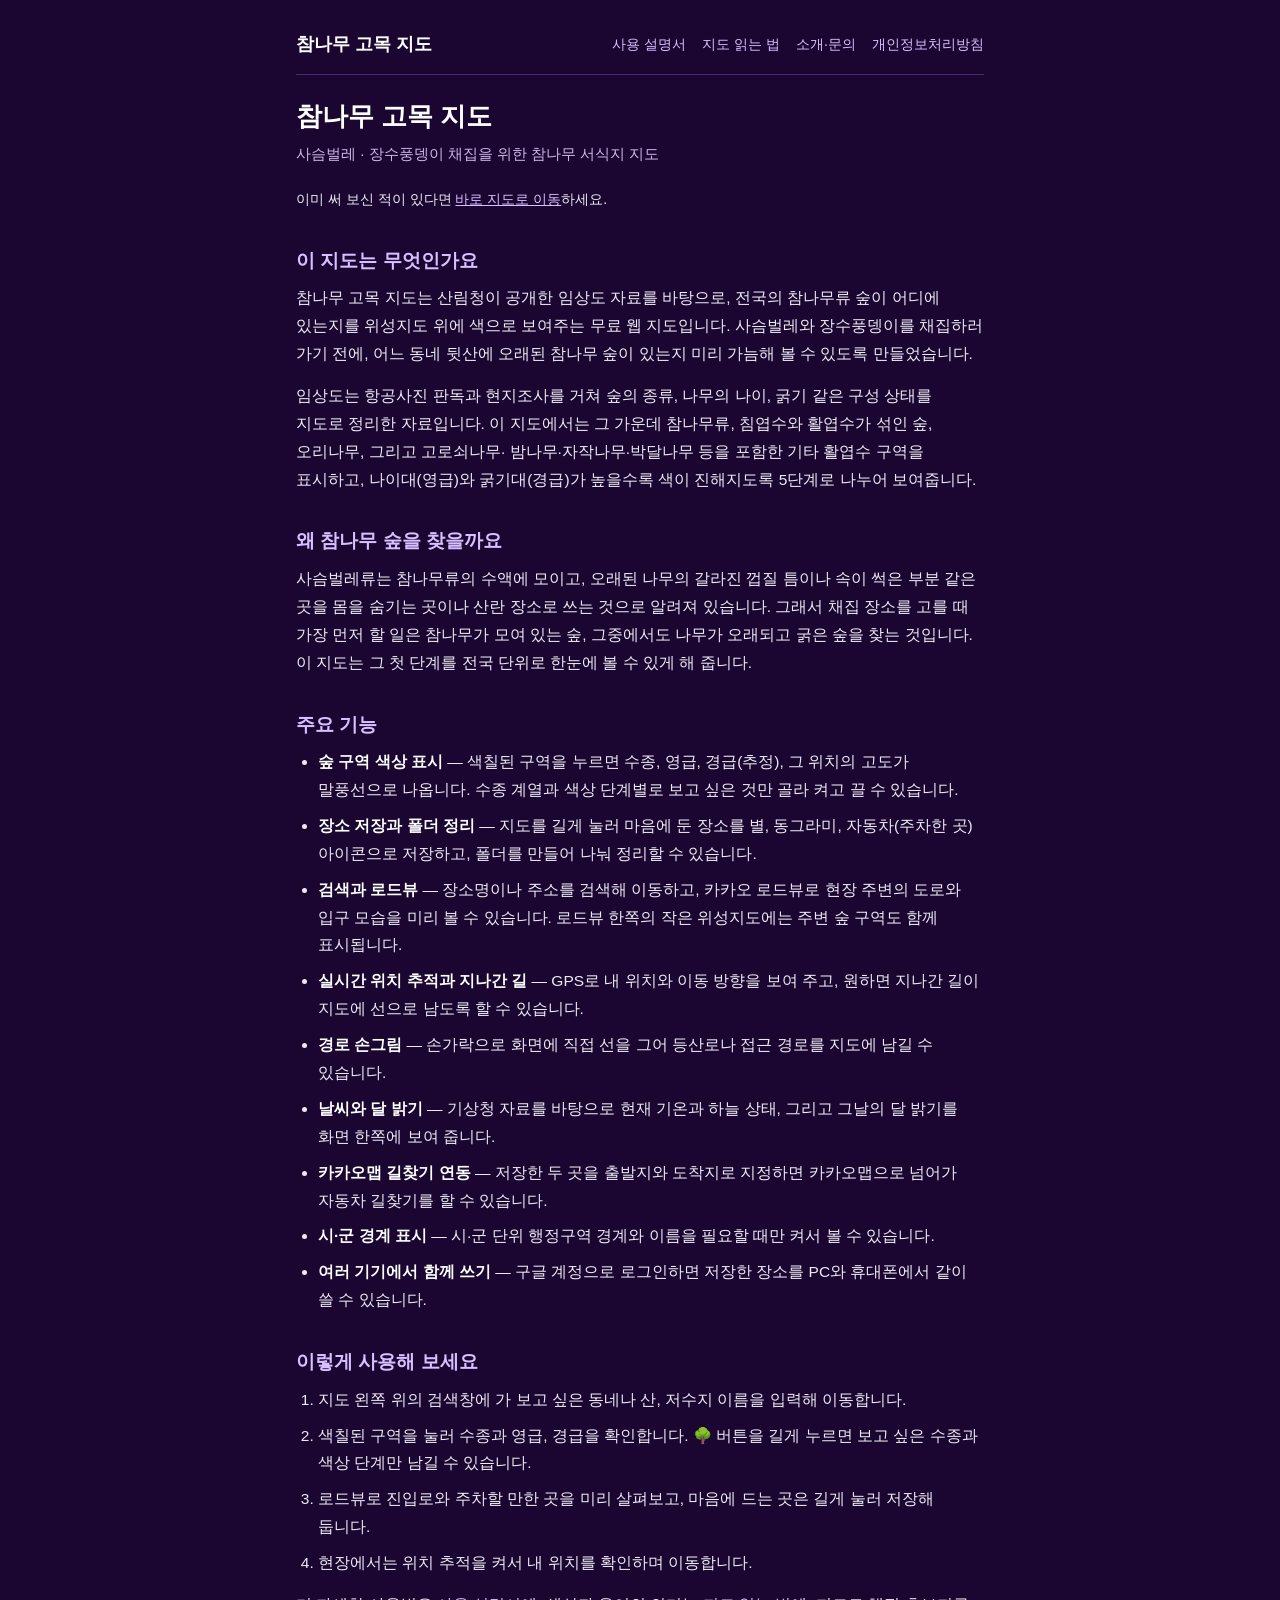
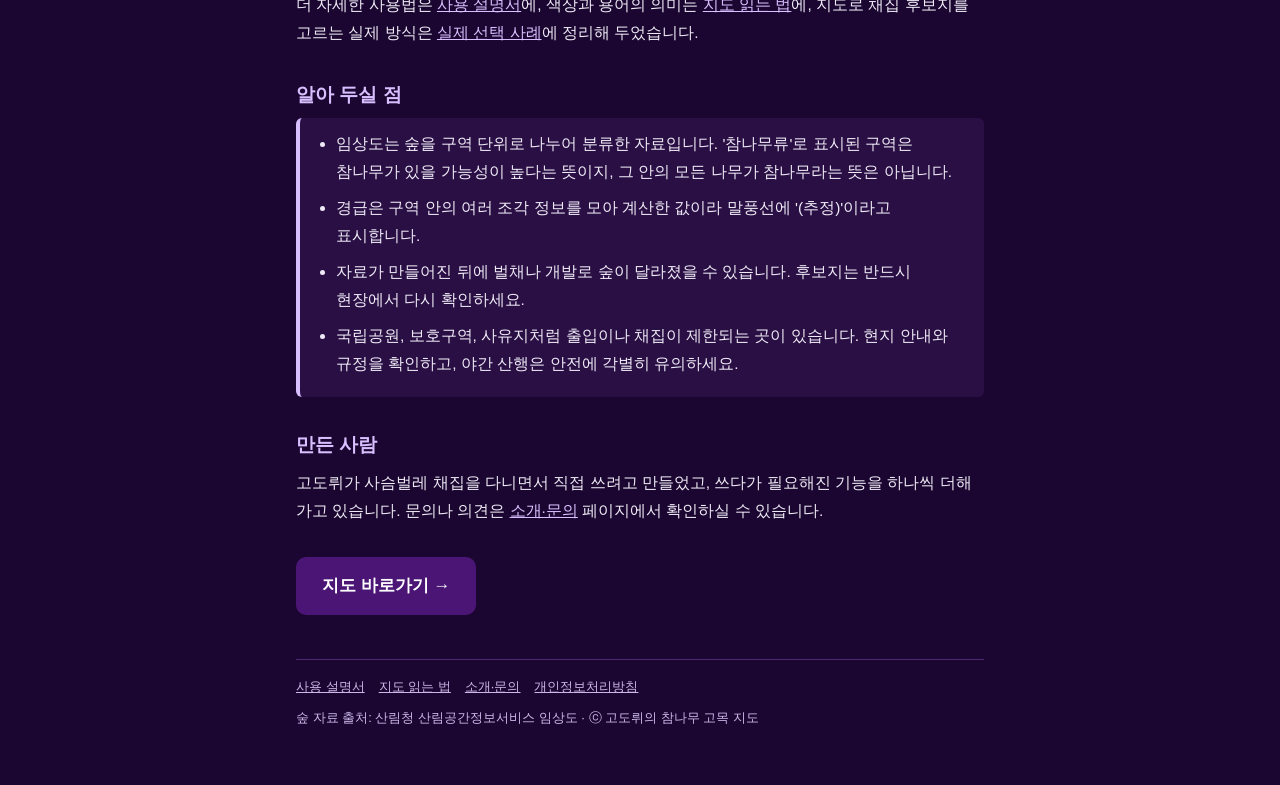
<file: index.html>
<!DOCTYPE html>
<html lang="ko">
<head>
<meta charset="utf-8">
<meta name="viewport" content="width=device-width, initial-scale=1">
<title>참나무 고목 지도 — 사슴벌레·장수풍뎅이 채집 지도</title>
<meta name="description" content="산림청 임상도 자료를 바탕으로 전국의 참나무류 숲을 나이대와 굵기대별 색으로 보여주는, 사슴벌레·장수풍뎅이 채집 계획용 무료 웹 지도입니다.">
<link rel="stylesheet" href="style.css">
<script async src="https://pagead2.googlesyndication.com/pagead/js/adsbygoogle.js?client=ca-pub-2778145837074898"
     crossorigin="anonymous"></script>
</head>
<body>
<div class="wrap">

  <header class="site">
    <a class="brand" href="./">참나무 고목 지도</a>
    <nav>
      <a href="manual.html">사용 설명서</a>
      <a href="guide.html">지도 읽는 법</a>
      <a href="about.html">소개·문의</a>
      <a href="privacy.html">개인정보처리방침</a>
    </nav>
  </header>

  <h1>참나무 고목 지도</h1>
  <div class="sub">사슴벌레 · 장수풍뎅이 채집을 위한 참나무 서식지 지도</div>
  <p class="quick">이미 써 보신 적이 있다면 <a href="https://assister15.github.io/chamnamu-gomok/">바로 지도로 이동</a>하세요.</p>

  <h2>이 지도는 무엇인가요</h2>
  <p>
    참나무 고목 지도는 산림청이 공개한 임상도 자료를 바탕으로, 전국의 참나무류 숲이 어디에 있는지를
    위성지도 위에 색으로 보여주는 무료 웹 지도입니다. 사슴벌레와 장수풍뎅이를 채집하러 가기 전에,
    어느 동네 뒷산에 오래된 참나무 숲이 있는지 미리 가늠해 볼 수 있도록 만들었습니다.
  </p>
  <p>
    임상도는 항공사진 판독과 현지조사를 거쳐 숲의 종류, 나무의 나이, 굵기 같은 구성 상태를 지도로 정리한
    자료입니다. 이 지도에서는 그 가운데 참나무류, 침엽수와 활엽수가 섞인 숲, 오리나무, 그리고 고로쇠나무·
    밤나무·자작나무·박달나무 등을 포함한 기타 활엽수 구역을 표시하고, 나이대(영급)와 굵기대(경급)가 높을수록
    색이 진해지도록 5단계로 나누어 보여줍니다.
  </p>

  <h2>왜 참나무 숲을 찾을까요</h2>
  <p>
    사슴벌레류는 참나무류의 수액에 모이고, 오래된 나무의 갈라진 껍질 틈이나 속이 썩은 부분 같은 곳을 몸을
    숨기는 곳이나 산란 장소로 쓰는 것으로 알려져 있습니다. 그래서 채집 장소를 고를 때 가장 먼저 할 일은
    참나무가 모여 있는 숲, 그중에서도 나무가 오래되고 굵은 숲을 찾는 것입니다. 이 지도는 그 첫 단계를 전국
    단위로 한눈에 볼 수 있게 해 줍니다.
  </p>

  <h2>주요 기능</h2>
  <ul>
    <li><b>숲 구역 색상 표시</b> — 색칠된 구역을 누르면 수종, 영급, 경급(추정), 그 위치의 고도가 말풍선으로 나옵니다. 수종 계열과 색상 단계별로 보고 싶은 것만 골라 켜고 끌 수 있습니다.</li>
    <li><b>장소 저장과 폴더 정리</b> — 지도를 길게 눌러 마음에 둔 장소를 별, 동그라미, 자동차(주차한 곳) 아이콘으로 저장하고, 폴더를 만들어 나눠 정리할 수 있습니다.</li>
    <li><b>검색과 로드뷰</b> — 장소명이나 주소를 검색해 이동하고, 카카오 로드뷰로 현장 주변의 도로와 입구 모습을 미리 볼 수 있습니다. 로드뷰 한쪽의 작은 위성지도에는 주변 숲 구역도 함께 표시됩니다.</li>
    <li><b>실시간 위치 추적과 지나간 길</b> — GPS로 내 위치와 이동 방향을 보여 주고, 원하면 지나간 길이 지도에 선으로 남도록 할 수 있습니다.</li>
    <li><b>경로 손그림</b> — 손가락으로 화면에 직접 선을 그어 등산로나 접근 경로를 지도에 남길 수 있습니다.</li>
    <li><b>날씨와 달 밝기</b> — 기상청 자료를 바탕으로 현재 기온과 하늘 상태, 그리고 그날의 달 밝기를 화면 한쪽에 보여 줍니다.</li>
    <li><b>카카오맵 길찾기 연동</b> — 저장한 두 곳을 출발지와 도착지로 지정하면 카카오맵으로 넘어가 자동차 길찾기를 할 수 있습니다.</li>
    <li><b>시·군 경계 표시</b> — 시·군 단위 행정구역 경계와 이름을 필요할 때만 켜서 볼 수 있습니다.</li>
    <li><b>여러 기기에서 함께 쓰기</b> — 구글 계정으로 로그인하면 저장한 장소를 PC와 휴대폰에서 같이 쓸 수 있습니다.</li>
  </ul>

  <h2>이렇게 사용해 보세요</h2>
  <ol>
    <li>지도 왼쪽 위의 검색창에 가 보고 싶은 동네나 산, 저수지 이름을 입력해 이동합니다.</li>
    <li>색칠된 구역을 눌러 수종과 영급, 경급을 확인합니다. 🌳 버튼을 길게 누르면 보고 싶은 수종과 색상 단계만 남길 수 있습니다.</li>
    <li>로드뷰로 진입로와 주차할 만한 곳을 미리 살펴보고, 마음에 드는 곳은 길게 눌러 저장해 둡니다.</li>
    <li>현장에서는 위치 추적을 켜서 내 위치를 확인하며 이동합니다.</li>
  </ol>
  <p>더 자세한 사용법은 <a href="manual.html">사용 설명서</a>에, 색상과 용어의 의미는 <a href="guide.html">지도 읽는 법</a>에, 지도로 채집 후보지를 고르는 실제 방식은 <a href="field-case.html">실제 선택 사례</a>에 정리해 두었습니다.</p>

  <h2>알아 두실 점</h2>
  <div class="note">
    <ul>
      <li>임상도는 숲을 구역 단위로 나누어 분류한 자료입니다. '참나무류'로 표시된 구역은 참나무가 있을 가능성이 높다는 뜻이지, 그 안의 모든 나무가 참나무라는 뜻은 아닙니다.</li>
      <li>경급은 구역 안의 여러 조각 정보를 모아 계산한 값이라 말풍선에 '(추정)'이라고 표시합니다.</li>
      <li>자료가 만들어진 뒤에 벌채나 개발로 숲이 달라졌을 수 있습니다. 후보지는 반드시 현장에서 다시 확인하세요.</li>
      <li>국립공원, 보호구역, 사유지처럼 출입이나 채집이 제한되는 곳이 있습니다. 현지 안내와 규정을 확인하고, 야간 산행은 안전에 각별히 유의하세요.</li>
    </ul>
  </div>

  <h2>만든 사람</h2>
  <p>
    고도뤼가 사슴벌레 채집을 다니면서 직접 쓰려고 만들었고, 쓰다가 필요해진 기능을 하나씩 더해 가고 있습니다.
    문의나 의견은 <a href="about.html">소개·문의</a> 페이지에서 확인하실 수 있습니다.
  </p>

  <p><a class="cta" href="https://assister15.github.io/chamnamu-gomok/">지도 바로가기 →</a></p>

  <footer class="site">
    <div class="links">
      <a href="manual.html">사용 설명서</a>
      <a href="guide.html">지도 읽는 법</a>
      <a href="about.html">소개·문의</a>
      <a href="privacy.html">개인정보처리방침</a>
    </div>
    <div>숲 자료 출처: 산림청 산림공간정보서비스 임상도 · ⓒ 고도뤼의 참나무 고목 지도</div>
  </footer>

</div>
</body>
</html>
</file>
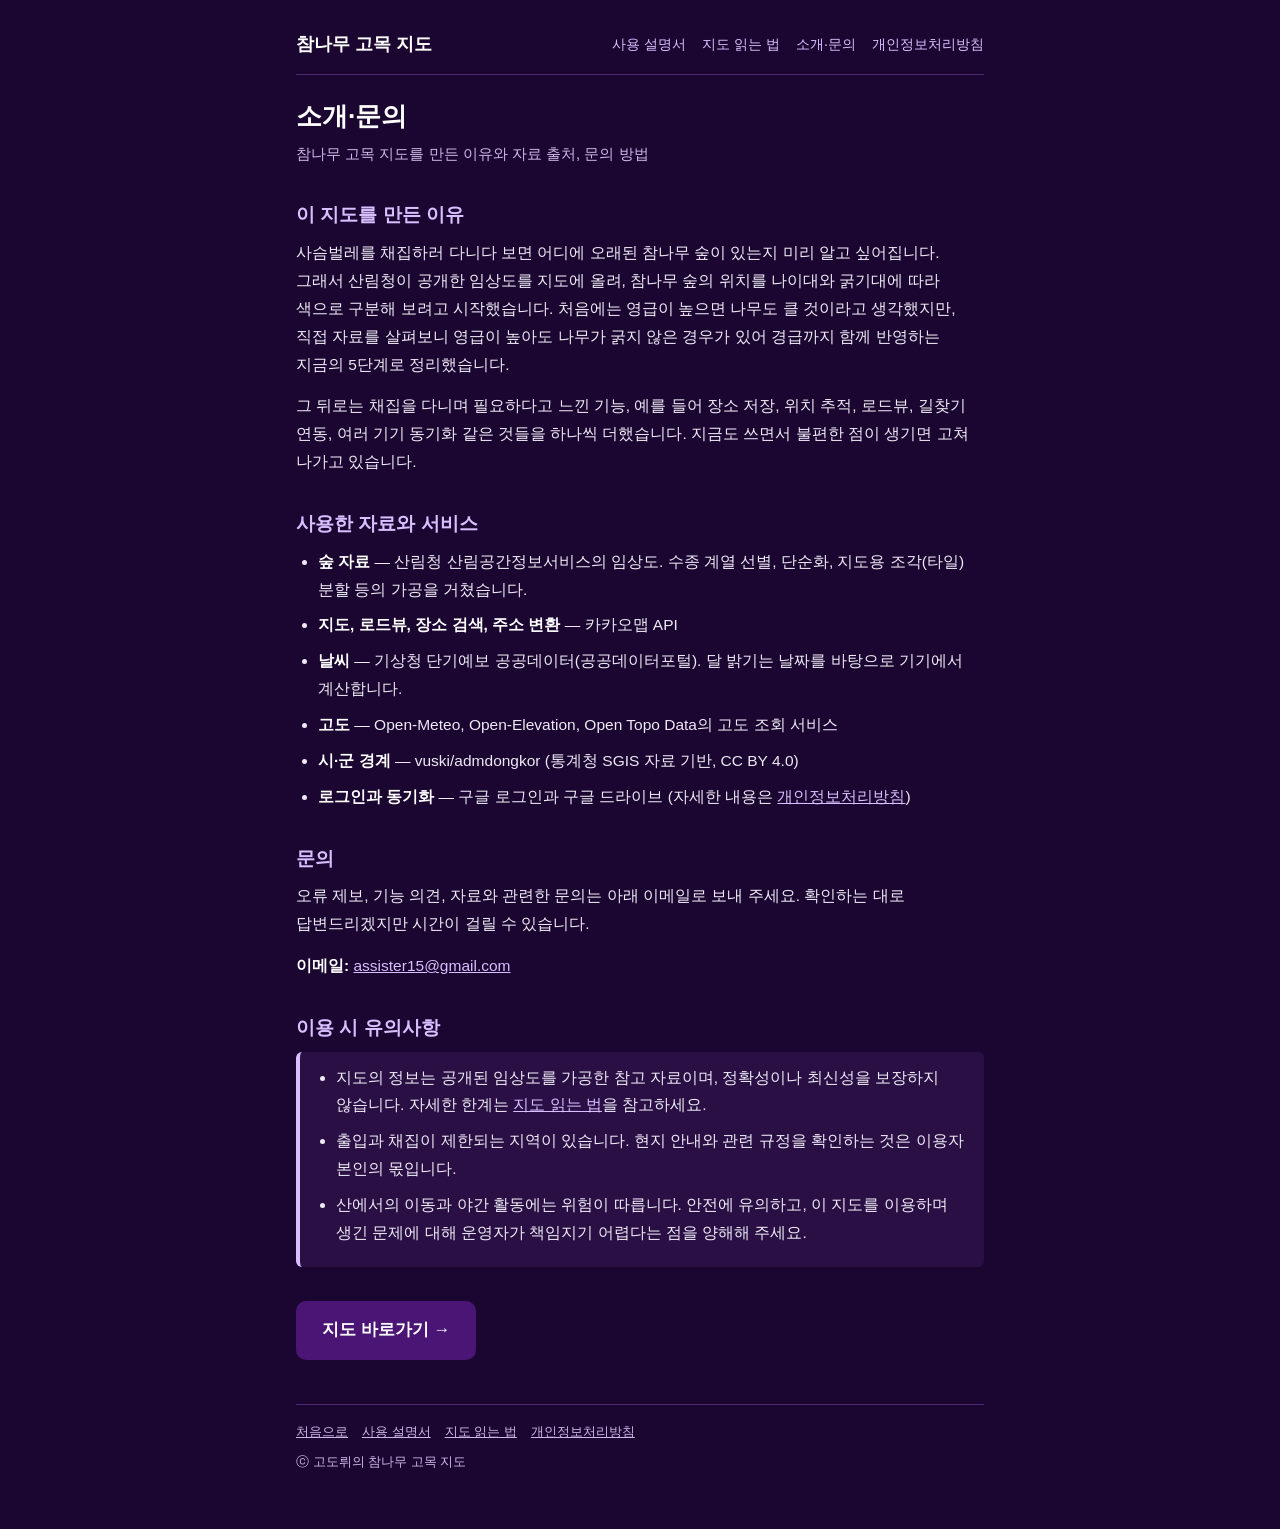
<file: about.html>
<!DOCTYPE html>
<html lang="ko">
<head>
<meta charset="utf-8">
<meta name="viewport" content="width=device-width, initial-scale=1">
<title>소개·문의 — 참나무 고목 지도</title>
<meta name="description" content="참나무 고목 지도를 만든 이유와 사용한 자료의 출처, 문의 방법, 이용 시 유의사항을 안내합니다.">
<link rel="stylesheet" href="style.css">
<script async src="https://pagead2.googlesyndication.com/pagead/js/adsbygoogle.js?client=ca-pub-2778145837074898"
     crossorigin="anonymous"></script>
</head>
<body>
<div class="wrap">

  <header class="site">
    <a class="brand" href="./">참나무 고목 지도</a>
    <nav>
      <a href="manual.html">사용 설명서</a>
      <a href="guide.html">지도 읽는 법</a>
      <a href="about.html">소개·문의</a>
      <a href="privacy.html">개인정보처리방침</a>
    </nav>
  </header>

  <h1>소개·문의</h1>
  <div class="sub">참나무 고목 지도를 만든 이유와 자료 출처, 문의 방법</div>

  <h2>이 지도를 만든 이유</h2>
  <p>
    사슴벌레를 채집하러 다니다 보면 어디에 오래된 참나무 숲이 있는지 미리 알고 싶어집니다. 그래서 산림청이
    공개한 임상도를 지도에 올려, 참나무 숲의 위치를 나이대와 굵기대에 따라 색으로 구분해 보려고 시작했습니다.
    처음에는 영급이 높으면 나무도 클 것이라고 생각했지만, 직접 자료를 살펴보니 영급이 높아도 나무가 굵지 않은
    경우가 있어 경급까지 함께 반영하는 지금의 5단계로 정리했습니다.
  </p>
  <p>
    그 뒤로는 채집을 다니며 필요하다고 느낀 기능, 예를 들어 장소 저장, 위치 추적, 로드뷰, 길찾기 연동, 여러 기기
    동기화 같은 것들을 하나씩 더했습니다. 지금도 쓰면서 불편한 점이 생기면 고쳐 나가고 있습니다.
  </p>

  <h2>사용한 자료와 서비스</h2>
  <ul>
    <li><b>숲 자료</b> — 산림청 산림공간정보서비스의 임상도. 수종 계열 선별, 단순화, 지도용 조각(타일) 분할 등의 가공을 거쳤습니다.</li>
    <li><b>지도, 로드뷰, 장소 검색, 주소 변환</b> — 카카오맵 API</li>
    <li><b>날씨</b> — 기상청 단기예보 공공데이터(공공데이터포털). 달 밝기는 날짜를 바탕으로 기기에서 계산합니다.</li>
    <li><b>고도</b> — Open-Meteo, Open-Elevation, Open Topo Data의 고도 조회 서비스</li>
    <li><b>시·군 경계</b> — vuski/admdongkor (통계청 SGIS 자료 기반, CC BY 4.0)</li>
    <li><b>로그인과 동기화</b> — 구글 로그인과 구글 드라이브 (자세한 내용은 <a href="privacy.html">개인정보처리방침</a>)</li>
  </ul>

  <h2>문의</h2>
  <p>
    오류 제보, 기능 의견, 자료와 관련한 문의는 아래 이메일로 보내 주세요. 확인하는 대로 답변드리겠지만 시간이
    걸릴 수 있습니다.
  </p>
  <p><b>이메일:</b> <a href="mailto:assister15@gmail.com">assister15@gmail.com</a></p>

  <h2>이용 시 유의사항</h2>
  <div class="note">
    <ul>
      <li>지도의 정보는 공개된 임상도를 가공한 참고 자료이며, 정확성이나 최신성을 보장하지 않습니다. 자세한 한계는 <a href="guide.html">지도 읽는 법</a>을 참고하세요.</li>
      <li>출입과 채집이 제한되는 지역이 있습니다. 현지 안내와 관련 규정을 확인하는 것은 이용자 본인의 몫입니다.</li>
      <li>산에서의 이동과 야간 활동에는 위험이 따릅니다. 안전에 유의하고, 이 지도를 이용하며 생긴 문제에 대해 운영자가 책임지기 어렵다는 점을 양해해 주세요.</li>
    </ul>
  </div>

  <p><a class="cta" href="https://assister15.github.io/chamnamu-gomok/">지도 바로가기 →</a></p>

  <footer class="site">
    <div class="links">
      <a href="./">처음으로</a>
      <a href="manual.html">사용 설명서</a>
      <a href="guide.html">지도 읽는 법</a>
      <a href="privacy.html">개인정보처리방침</a>
    </div>
    <div>ⓒ 고도뤼의 참나무 고목 지도</div>
  </footer>

</div>
</body>
</html>
</file>
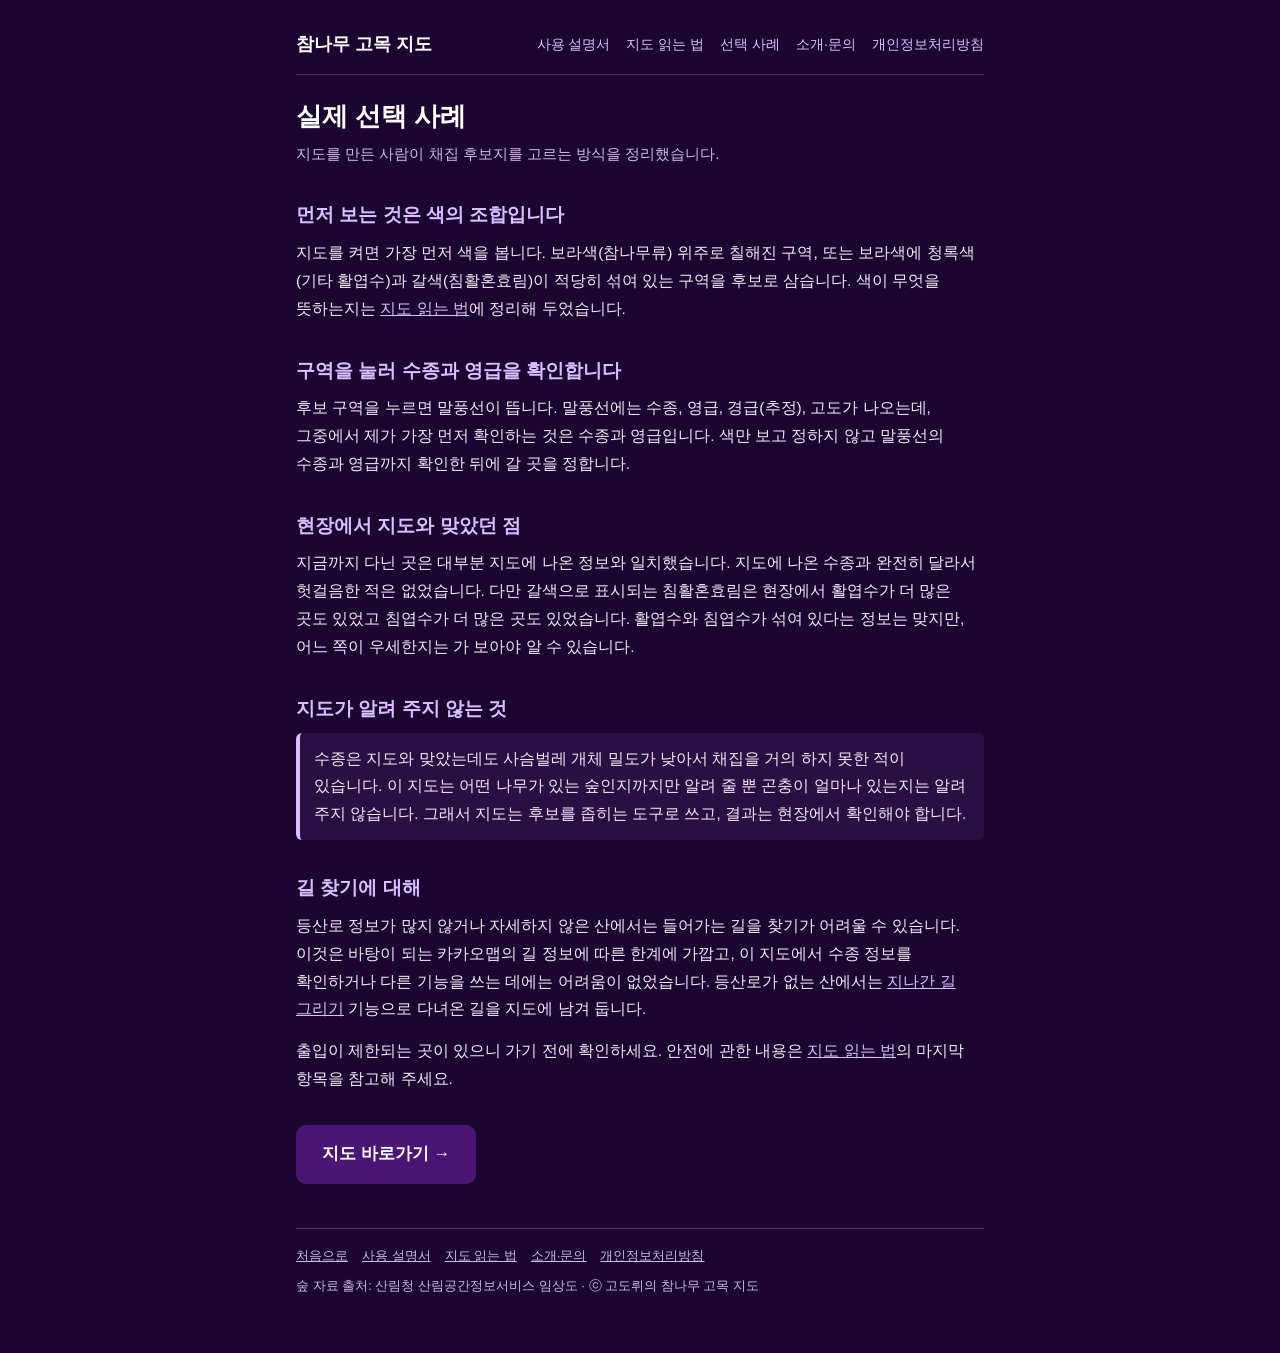
<file: field-case.html>
<!DOCTYPE html>
<html lang="ko">
<head>
<meta charset="utf-8">
<meta name="viewport" content="width=device-width, initial-scale=1">
<title>실제 선택 사례 — 채집 후보지 고르는 법 | 참나무 고목 지도</title>
<meta name="description" content="참나무 고목 지도를 만든 사람이 지도의 색과 말풍선 정보로 채집 후보지를 고르는 방식, 현장에서 지도와 맞았던 점과 맞지 않았던 점을 정리했습니다.">
<link rel="stylesheet" href="style.css">
<script async src="https://pagead2.googlesyndication.com/pagead/js/adsbygoogle.js?client=ca-pub-2778145837074898"
     crossorigin="anonymous"></script>
</head>
<body>
<div class="wrap">

  <header class="site">
    <a class="brand" href="./">참나무 고목 지도</a>
    <nav>
      <a href="manual.html">사용 설명서</a>
      <a href="guide.html">지도 읽는 법</a>
      <a href="field-case.html">선택 사례</a>
      <a href="about.html">소개·문의</a>
      <a href="privacy.html">개인정보처리방침</a>
    </nav>
  </header>

  <h1>실제 선택 사례</h1>
  <div class="sub">지도를 만든 사람이 채집 후보지를 고르는 방식을 정리했습니다.</div>

  <h2>먼저 보는 것은 색의 조합입니다</h2>
  <p>
    지도를 켜면 가장 먼저 색을 봅니다. 보라색(참나무류) 위주로 칠해진 구역, 또는 보라색에 청록색(기타 활엽수)과
    갈색(침활혼효림)이 적당히 섞여 있는 구역을 후보로 삼습니다. 색이 무엇을 뜻하는지는
    <a href="guide.html">지도 읽는 법</a>에 정리해 두었습니다.
  </p>

  <h2>구역을 눌러 수종과 영급을 확인합니다</h2>
  <p>
    후보 구역을 누르면 말풍선이 뜹니다. 말풍선에는 수종, 영급, 경급(추정), 고도가 나오는데, 그중에서 제가 가장
    먼저 확인하는 것은 수종과 영급입니다. 색만 보고 정하지 않고 말풍선의 수종과 영급까지 확인한 뒤에 갈
    곳을 정합니다.
  </p>

  <h2>현장에서 지도와 맞았던 점</h2>
  <p>
    지금까지 다닌 곳은 대부분 지도에 나온 정보와 일치했습니다. 지도에 나온 수종과 완전히 달라서 헛걸음한 적은
    없었습니다. 다만 갈색으로 표시되는 침활혼효림은 현장에서 활엽수가 더 많은 곳도 있었고 침엽수가 더 많은 곳도
    있었습니다. 활엽수와 침엽수가 섞여 있다는 정보는 맞지만, 어느 쪽이 우세한지는 가 보아야 알 수 있습니다.
  </p>

  <h2>지도가 알려 주지 않는 것</h2>
  <div class="note">
    <p>
      수종은 지도와 맞았는데도 사슴벌레 개체 밀도가 낮아서 채집을 거의 하지 못한 적이 있습니다. 이 지도는 어떤
      나무가 있는 숲인지까지만 알려 줄 뿐 곤충이 얼마나 있는지는 알려 주지 않습니다. 그래서 지도는 후보를 좁히는
      도구로 쓰고, 결과는 현장에서 확인해야 합니다.
    </p>
  </div>

  <h2>길 찾기에 대해</h2>
  <p>
    등산로 정보가 많지 않거나 자세하지 않은 산에서는 들어가는 길을 찾기가 어려울 수 있습니다. 이것은 바탕이 되는
    카카오맵의 길 정보에 따른 한계에 가깝고, 이 지도에서 수종 정보를 확인하거나 다른 기능을 쓰는 데에는 어려움이
    없었습니다. 등산로가 없는 산에서는 <a href="manual.html">지나간 길 그리기</a> 기능으로 다녀온 길을 지도에
    남겨 둡니다.
  </p>

  <p>출입이 제한되는 곳이 있으니 가기 전에 확인하세요. 안전에 관한 내용은 <a href="guide.html">지도 읽는 법</a>의 마지막 항목을 참고해 주세요.</p>

  <p><a class="cta" href="https://assister15.github.io/chamnamu-gomok/">지도 바로가기 →</a></p>

  <footer class="site">
    <div class="links">
      <a href="./">처음으로</a>
      <a href="manual.html">사용 설명서</a>
      <a href="guide.html">지도 읽는 법</a>
      <a href="about.html">소개·문의</a>
      <a href="privacy.html">개인정보처리방침</a>
    </div>
    <div>숲 자료 출처: 산림청 산림공간정보서비스 임상도 · ⓒ 고도뤼의 참나무 고목 지도</div>
  </footer>

</div>
</body>
</html>
</file>
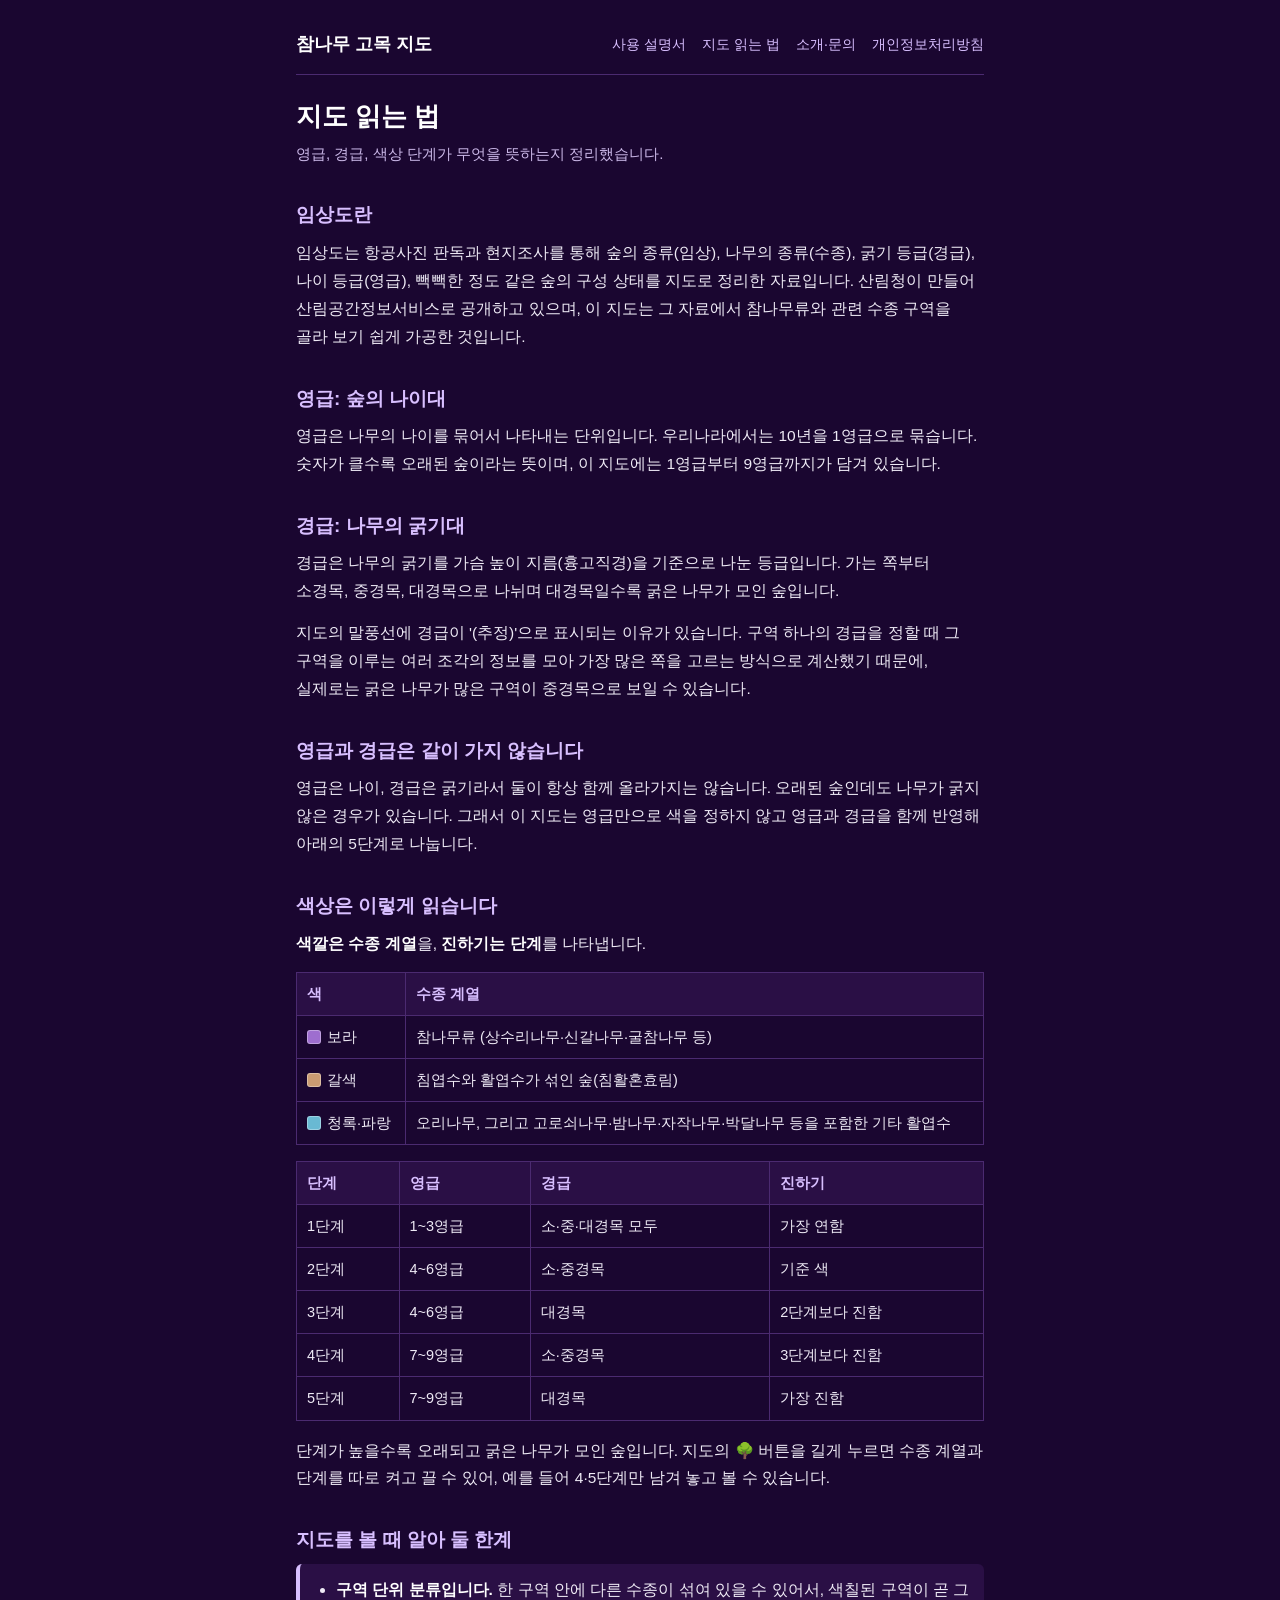
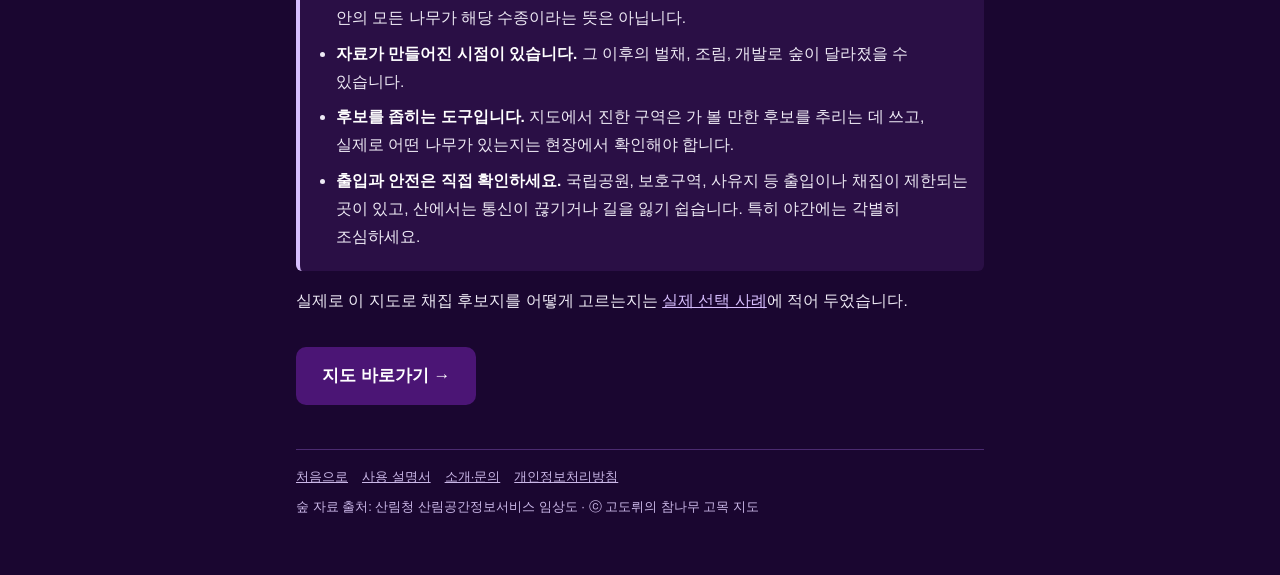
<file: guide.html>
<!DOCTYPE html>
<html lang="ko">
<head>
<meta charset="utf-8">
<meta name="viewport" content="width=device-width, initial-scale=1">
<title>지도 읽는 법 — 영급·경급·색상 단계 | 참나무 고목 지도</title>
<meta name="description" content="참나무 고목 지도에 쓰인 임상도의 영급과 경급이 무엇인지, 보라·갈색·청록 색상과 5단계 진하기가 무엇을 뜻하는지, 그리고 지도를 볼 때 주의할 한계를 설명합니다.">
<link rel="stylesheet" href="style.css">
<script async src="https://pagead2.googlesyndication.com/pagead/js/adsbygoogle.js?client=ca-pub-2778145837074898"
     crossorigin="anonymous"></script>
</head>
<body>
<div class="wrap">

  <header class="site">
    <a class="brand" href="./">참나무 고목 지도</a>
    <nav>
      <a href="manual.html">사용 설명서</a>
      <a href="guide.html">지도 읽는 법</a>
      <a href="about.html">소개·문의</a>
      <a href="privacy.html">개인정보처리방침</a>
    </nav>
  </header>

  <h1>지도 읽는 법</h1>
  <div class="sub">영급, 경급, 색상 단계가 무엇을 뜻하는지 정리했습니다.</div>

  <h2>임상도란</h2>
  <p>
    임상도는 항공사진 판독과 현지조사를 통해 숲의 종류(임상), 나무의 종류(수종), 굵기 등급(경급), 나이 등급(영급),
    빽빽한 정도 같은 숲의 구성 상태를 지도로 정리한 자료입니다. 산림청이 만들어 산림공간정보서비스로 공개하고
    있으며, 이 지도는 그 자료에서 참나무류와 관련 수종 구역을 골라 보기 쉽게 가공한 것입니다.
  </p>

  <h2>영급: 숲의 나이대</h2>
  <p>
    영급은 나무의 나이를 묶어서 나타내는 단위입니다. 우리나라에서는 10년을 1영급으로 묶습니다. 숫자가 클수록
    오래된 숲이라는 뜻이며, 이 지도에는 1영급부터 9영급까지가 담겨 있습니다.
  </p>

  <h2>경급: 나무의 굵기대</h2>
  <p>
    경급은 나무의 굵기를 가슴 높이 지름(흉고직경)을 기준으로 나눈 등급입니다. 가는 쪽부터 소경목, 중경목,
    대경목으로 나뉘며 대경목일수록 굵은 나무가 모인 숲입니다.
  </p>
  <p>
    지도의 말풍선에 경급이 '(추정)'으로 표시되는 이유가 있습니다. 구역 하나의 경급을 정할 때 그 구역을 이루는
    여러 조각의 정보를 모아 가장 많은 쪽을 고르는 방식으로 계산했기 때문에, 실제로는 굵은 나무가 많은 구역이
    중경목으로 보일 수 있습니다.
  </p>

  <h2>영급과 경급은 같이 가지 않습니다</h2>
  <p>
    영급은 나이, 경급은 굵기라서 둘이 항상 함께 올라가지는 않습니다. 오래된 숲인데도 나무가 굵지 않은 경우가
    있습니다. 그래서 이 지도는 영급만으로 색을 정하지 않고 영급과 경급을 함께 반영해 아래의 5단계로 나눕니다.
  </p>

  <h2>색상은 이렇게 읽습니다</h2>
  <p><b>색깔은 수종 계열</b>을, <b>진하기는 단계</b>를 나타냅니다.</p>
  <table>
    <tr><th>색</th><th>수종 계열</th></tr>
    <tr><td><span class="swatch" style="background:#9e6ecf;"></span>보라</td><td>참나무류 (상수리나무·신갈나무·굴참나무 등)</td></tr>
    <tr><td><span class="swatch" style="background:#ca9b72;"></span>갈색</td><td>침엽수와 활엽수가 섞인 숲(침활혼효림)</td></tr>
    <tr><td><span class="swatch" style="background:#69b9d3;"></span>청록·파랑</td><td>오리나무, 그리고 고로쇠나무·밤나무·자작나무·박달나무 등을 포함한 기타 활엽수</td></tr>
  </table>

  <table>
    <tr><th>단계</th><th>영급</th><th>경급</th><th>진하기</th></tr>
    <tr><td>1단계</td><td>1~3영급</td><td>소·중·대경목 모두</td><td>가장 연함</td></tr>
    <tr><td>2단계</td><td>4~6영급</td><td>소·중경목</td><td>기준 색</td></tr>
    <tr><td>3단계</td><td>4~6영급</td><td>대경목</td><td>2단계보다 진함</td></tr>
    <tr><td>4단계</td><td>7~9영급</td><td>소·중경목</td><td>3단계보다 진함</td></tr>
    <tr><td>5단계</td><td>7~9영급</td><td>대경목</td><td>가장 진함</td></tr>
  </table>
  <p>단계가 높을수록 오래되고 굵은 나무가 모인 숲입니다. 지도의 🌳 버튼을 길게 누르면 수종 계열과 단계를 따로 켜고 끌 수 있어, 예를 들어 4·5단계만 남겨 놓고 볼 수 있습니다.</p>

  <h2>지도를 볼 때 알아 둘 한계</h2>
  <div class="note">
    <ul>
      <li><b>구역 단위 분류입니다.</b> 한 구역 안에 다른 수종이 섞여 있을 수 있어서, 색칠된 구역이 곧 그 안의 모든 나무가 해당 수종이라는 뜻은 아닙니다.</li>
      <li><b>자료가 만들어진 시점이 있습니다.</b> 그 이후의 벌채, 조림, 개발로 숲이 달라졌을 수 있습니다.</li>
      <li><b>후보를 좁히는 도구입니다.</b> 지도에서 진한 구역은 가 볼 만한 후보를 추리는 데 쓰고, 실제로 어떤 나무가 있는지는 현장에서 확인해야 합니다.</li>
      <li><b>출입과 안전은 직접 확인하세요.</b> 국립공원, 보호구역, 사유지 등 출입이나 채집이 제한되는 곳이 있고, 산에서는 통신이 끊기거나 길을 잃기 쉽습니다. 특히 야간에는 각별히 조심하세요.</li>
    </ul>
  </div>

  <p>실제로 이 지도로 채집 후보지를 어떻게 고르는지는 <a href="field-case.html">실제 선택 사례</a>에 적어 두었습니다.</p>

  <p><a class="cta" href="https://assister15.github.io/chamnamu-gomok/">지도 바로가기 →</a></p>

  <footer class="site">
    <div class="links">
      <a href="./">처음으로</a>
      <a href="manual.html">사용 설명서</a>
      <a href="about.html">소개·문의</a>
      <a href="privacy.html">개인정보처리방침</a>
    </div>
    <div>숲 자료 출처: 산림청 산림공간정보서비스 임상도 · ⓒ 고도뤼의 참나무 고목 지도</div>
  </footer>

</div>
</body>
</html>
</file>
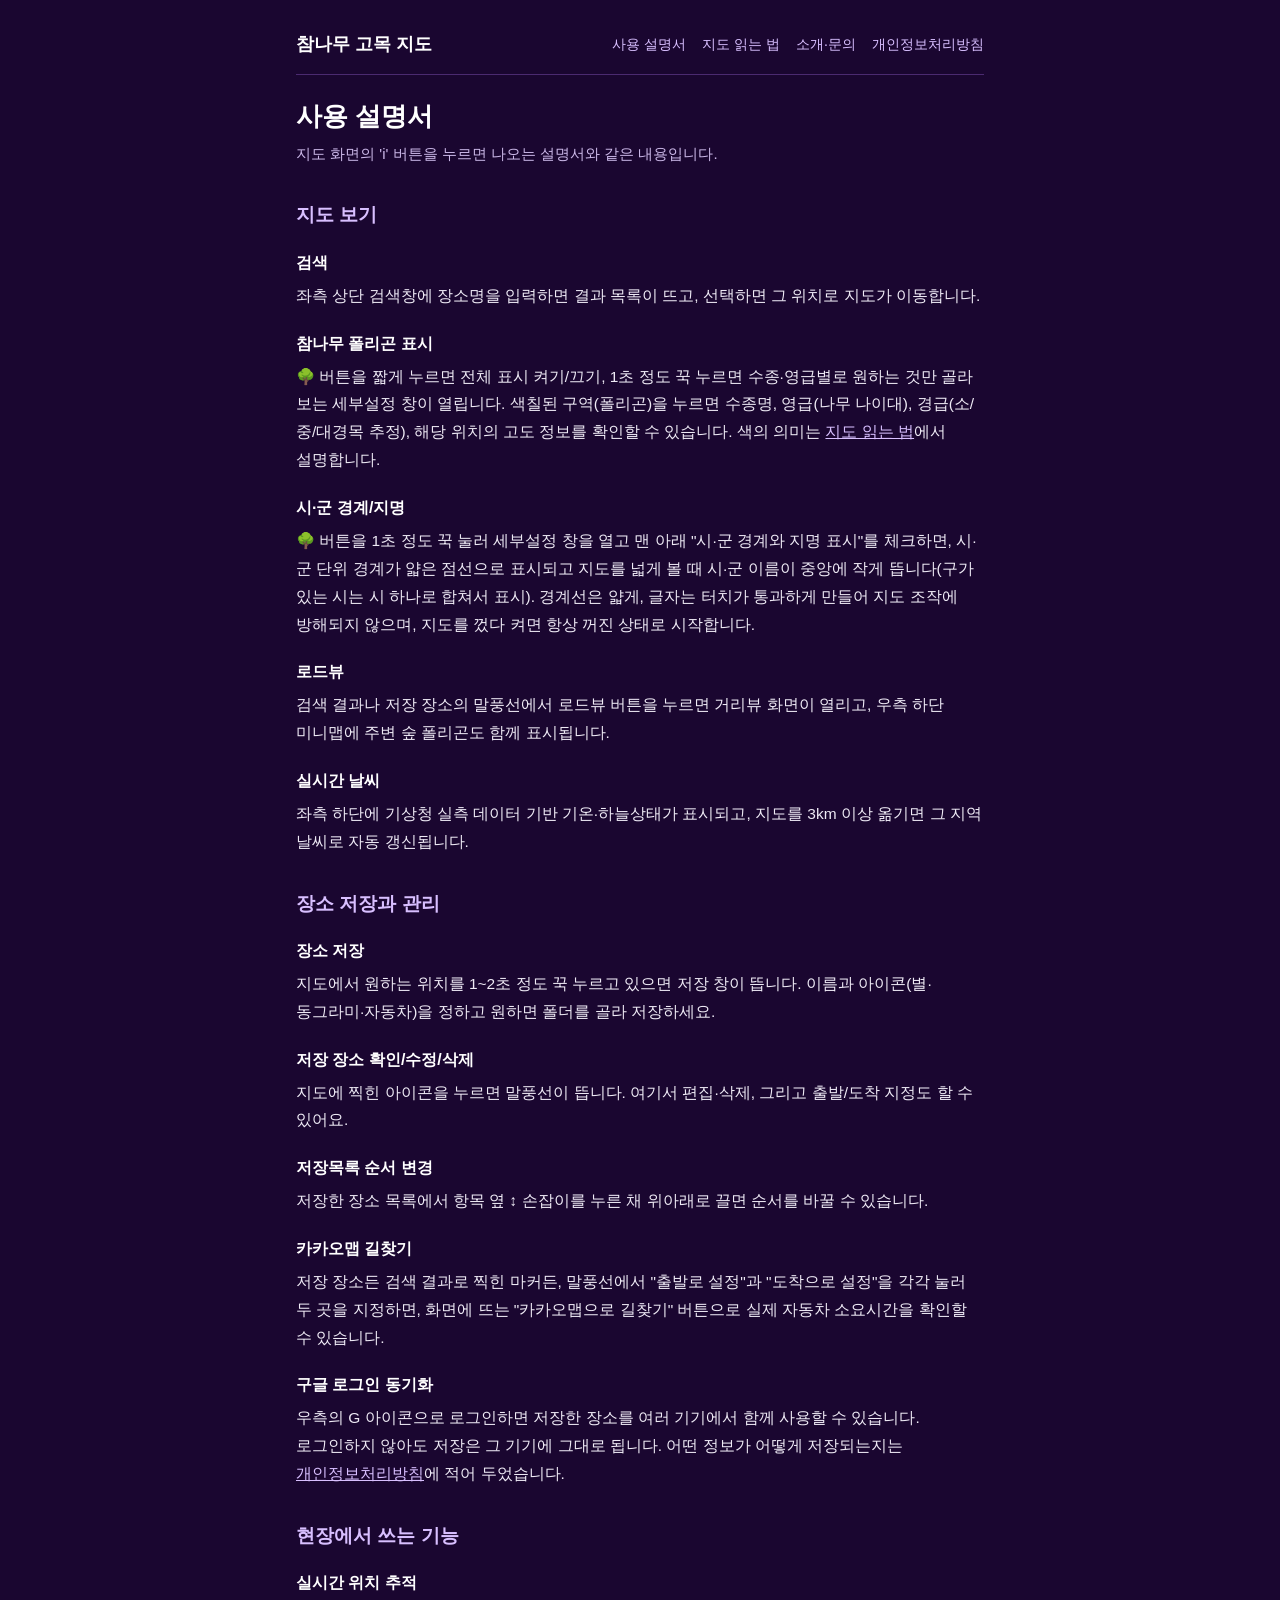
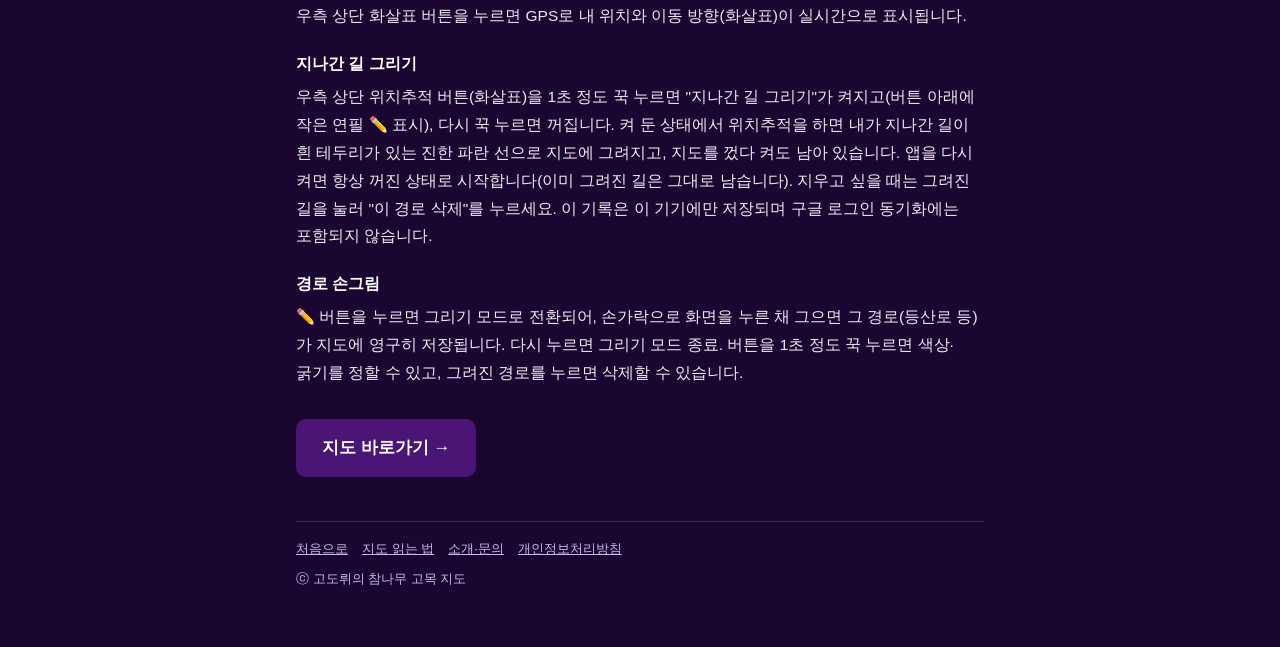
<file: manual.html>
<!DOCTYPE html>
<html lang="ko">
<head>
<meta charset="utf-8">
<meta name="viewport" content="width=device-width, initial-scale=1">
<title>사용 설명서 — 참나무 고목 지도</title>
<meta name="description" content="참나무 고목 지도의 장소 저장, 수종·색상 단계 필터, 로드뷰, 위치 추적, 지나간 길 그리기, 길찾기, 구글 로그인 동기화 사용법을 정리한 설명서입니다.">
<link rel="stylesheet" href="style.css">
<script async src="https://pagead2.googlesyndication.com/pagead/js/adsbygoogle.js?client=ca-pub-2778145837074898"
     crossorigin="anonymous"></script>
</head>
<body>
<div class="wrap">

  <header class="site">
    <a class="brand" href="./">참나무 고목 지도</a>
    <nav>
      <a href="manual.html">사용 설명서</a>
      <a href="guide.html">지도 읽는 법</a>
      <a href="about.html">소개·문의</a>
      <a href="privacy.html">개인정보처리방침</a>
    </nav>
  </header>

  <h1>사용 설명서</h1>
  <div class="sub">지도 화면의 'i' 버튼을 누르면 나오는 설명서와 같은 내용입니다.</div>

  <h2>지도 보기</h2>

  <h3>검색</h3>
  <p>좌측 상단 검색창에 장소명을 입력하면 결과 목록이 뜨고, 선택하면 그 위치로 지도가 이동합니다.</p>

  <h3>참나무 폴리곤 표시</h3>
  <p>🌳 버튼을 짧게 누르면 전체 표시 켜기/끄기, 1초 정도 꾹 누르면 수종·영급별로 원하는 것만 골라 보는 세부설정 창이 열립니다. 색칠된 구역(폴리곤)을 누르면 수종명, 영급(나무 나이대), 경급(소/중/대경목 추정), 해당 위치의 고도 정보를 확인할 수 있습니다. 색의 의미는 <a href="guide.html">지도 읽는 법</a>에서 설명합니다.</p>

  <h3>시·군 경계/지명</h3>
  <p>🌳 버튼을 1초 정도 꾹 눌러 세부설정 창을 열고 맨 아래 "시·군 경계와 지명 표시"를 체크하면, 시·군 단위 경계가 얇은 점선으로 표시되고 지도를 넓게 볼 때 시·군 이름이 중앙에 작게 뜹니다(구가 있는 시는 시 하나로 합쳐서 표시). 경계선은 얇게, 글자는 터치가 통과하게 만들어 지도 조작에 방해되지 않으며, 지도를 껐다 켜면 항상 꺼진 상태로 시작합니다.</p>

  <h3>로드뷰</h3>
  <p>검색 결과나 저장 장소의 말풍선에서 로드뷰 버튼을 누르면 거리뷰 화면이 열리고, 우측 하단 미니맵에 주변 숲 폴리곤도 함께 표시됩니다.</p>

  <h3>실시간 날씨</h3>
  <p>좌측 하단에 기상청 실측 데이터 기반 기온·하늘상태가 표시되고, 지도를 3km 이상 옮기면 그 지역 날씨로 자동 갱신됩니다.</p>

  <h2>장소 저장과 관리</h2>

  <h3>장소 저장</h3>
  <p>지도에서 원하는 위치를 1~2초 정도 꾹 누르고 있으면 저장 창이 뜹니다. 이름과 아이콘(별·동그라미·자동차)을 정하고 원하면 폴더를 골라 저장하세요.</p>

  <h3>저장 장소 확인/수정/삭제</h3>
  <p>지도에 찍힌 아이콘을 누르면 말풍선이 뜹니다. 여기서 편집·삭제, 그리고 출발/도착 지정도 할 수 있어요.</p>

  <h3>저장목록 순서 변경</h3>
  <p>저장한 장소 목록에서 항목 옆 ↕ 손잡이를 누른 채 위아래로 끌면 순서를 바꿀 수 있습니다.</p>

  <h3>카카오맵 길찾기</h3>
  <p>저장 장소든 검색 결과로 찍힌 마커든, 말풍선에서 "출발로 설정"과 "도착으로 설정"을 각각 눌러 두 곳을 지정하면, 화면에 뜨는 "카카오맵으로 길찾기" 버튼으로 실제 자동차 소요시간을 확인할 수 있습니다.</p>

  <h3>구글 로그인 동기화</h3>
  <p>우측의 G 아이콘으로 로그인하면 저장한 장소를 여러 기기에서 함께 사용할 수 있습니다. 로그인하지 않아도 저장은 그 기기에 그대로 됩니다. 어떤 정보가 어떻게 저장되는지는 <a href="privacy.html">개인정보처리방침</a>에 적어 두었습니다.</p>

  <h2>현장에서 쓰는 기능</h2>

  <h3>실시간 위치 추적</h3>
  <p>우측 상단 화살표 버튼을 누르면 GPS로 내 위치와 이동 방향(화살표)이 실시간으로 표시됩니다.</p>

  <h3>지나간 길 그리기</h3>
  <p>우측 상단 위치추적 버튼(화살표)을 1초 정도 꾹 누르면 "지나간 길 그리기"가 켜지고(버튼 아래에 작은 연필 ✏️ 표시), 다시 꾹 누르면 꺼집니다. 켜 둔 상태에서 위치추적을 하면 내가 지나간 길이 흰 테두리가 있는 진한 파란 선으로 지도에 그려지고, 지도를 껐다 켜도 남아 있습니다. 앱을 다시 켜면 항상 꺼진 상태로 시작합니다(이미 그려진 길은 그대로 남습니다). 지우고 싶을 때는 그려진 길을 눌러 "이 경로 삭제"를 누르세요. 이 기록은 이 기기에만 저장되며 구글 로그인 동기화에는 포함되지 않습니다.</p>

  <h3>경로 손그림</h3>
  <p>✏️ 버튼을 누르면 그리기 모드로 전환되어, 손가락으로 화면을 누른 채 그으면 그 경로(등산로 등)가 지도에 영구히 저장됩니다. 다시 누르면 그리기 모드 종료. 버튼을 1초 정도 꾹 누르면 색상·굵기를 정할 수 있고, 그려진 경로를 누르면 삭제할 수 있습니다.</p>

  <p><a class="cta" href="https://assister15.github.io/chamnamu-gomok/">지도 바로가기 →</a></p>

  <footer class="site">
    <div class="links">
      <a href="./">처음으로</a>
      <a href="guide.html">지도 읽는 법</a>
      <a href="about.html">소개·문의</a>
      <a href="privacy.html">개인정보처리방침</a>
    </div>
    <div>ⓒ 고도뤼의 참나무 고목 지도</div>
  </footer>

</div>
</body>
</html>
</file>
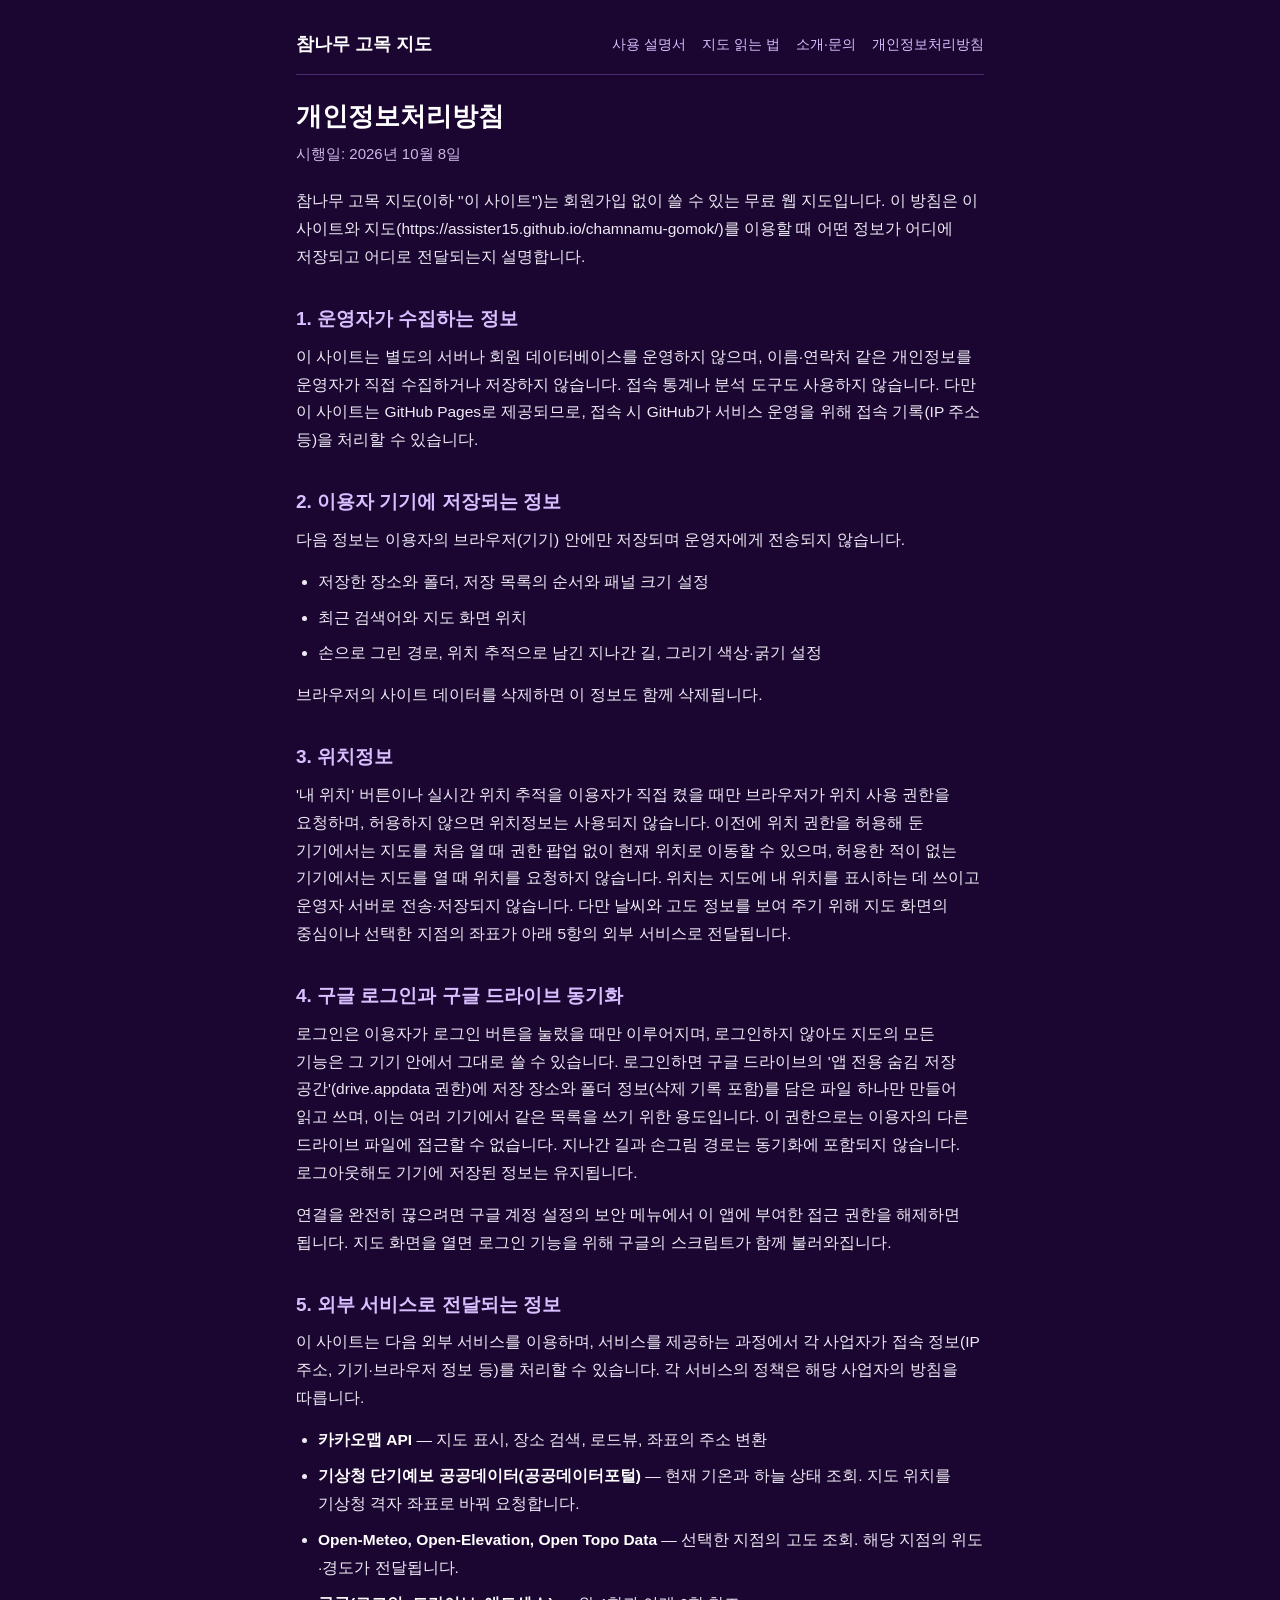
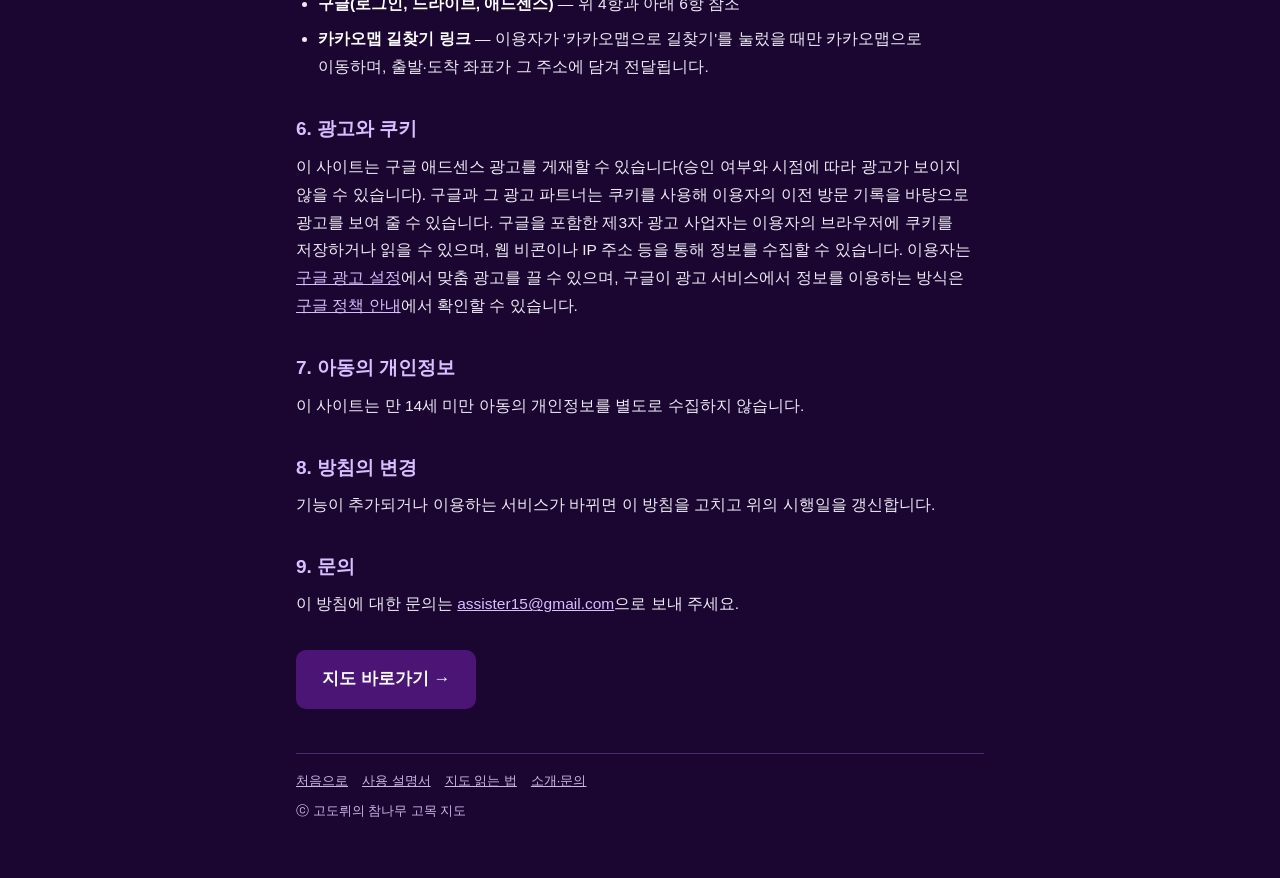
<file: privacy.html>
<!DOCTYPE html>
<html lang="ko">
<head>
<meta charset="utf-8">
<meta name="viewport" content="width=device-width, initial-scale=1">
<title>개인정보처리방침 — 참나무 고목 지도</title>
<meta name="description" content="참나무 고목 지도가 기기에 저장하는 정보, 위치정보 이용, 구글 로그인과 드라이브 동기화, 외부 서비스, 광고 쿠키에 대한 개인정보처리방침입니다.">
<link rel="stylesheet" href="style.css">
<script async src="https://pagead2.googlesyndication.com/pagead/js/adsbygoogle.js?client=ca-pub-2778145837074898"
     crossorigin="anonymous"></script>
</head>
<body>
<div class="wrap">

  <header class="site">
    <a class="brand" href="./">참나무 고목 지도</a>
    <nav>
      <a href="manual.html">사용 설명서</a>
      <a href="guide.html">지도 읽는 법</a>
      <a href="about.html">소개·문의</a>
      <a href="privacy.html">개인정보처리방침</a>
    </nav>
  </header>

  <h1>개인정보처리방침</h1>
  <div class="sub">시행일: 2026년 10월 8일</div>

  <p>
    참나무 고목 지도(이하 "이 사이트")는 회원가입 없이 쓸 수 있는 무료 웹 지도입니다. 이 방침은 이 사이트와
    지도(https://assister15.github.io/chamnamu-gomok/)를 이용할 때 어떤 정보가 어디에 저장되고 어디로 전달되는지
    설명합니다.
  </p>

  <h2>1. 운영자가 수집하는 정보</h2>
  <p>
    이 사이트는 별도의 서버나 회원 데이터베이스를 운영하지 않으며, 이름·연락처 같은 개인정보를 운영자가 직접
    수집하거나 저장하지 않습니다. 접속 통계나 분석 도구도 사용하지 않습니다. 다만 이 사이트는 GitHub Pages로
    제공되므로, 접속 시 GitHub가 서비스 운영을 위해 접속 기록(IP 주소 등)을 처리할 수 있습니다.
  </p>

  <h2>2. 이용자 기기에 저장되는 정보</h2>
  <p>다음 정보는 이용자의 브라우저(기기) 안에만 저장되며 운영자에게 전송되지 않습니다.</p>
  <ul>
    <li>저장한 장소와 폴더, 저장 목록의 순서와 패널 크기 설정</li>
    <li>최근 검색어와 지도 화면 위치</li>
    <li>손으로 그린 경로, 위치 추적으로 남긴 지나간 길, 그리기 색상·굵기 설정</li>
  </ul>
  <p>브라우저의 사이트 데이터를 삭제하면 이 정보도 함께 삭제됩니다.</p>

  <h2>3. 위치정보</h2>
  <p>
    '내 위치' 버튼이나 실시간 위치 추적을 이용자가 직접 켰을 때만 브라우저가 위치 사용 권한을 요청하며, 허용하지
    않으면 위치정보는 사용되지 않습니다. 이전에 위치 권한을 허용해 둔 기기에서는 지도를 처음 열 때 권한 팝업 없이 현재 위치로 이동할 수 있으며, 허용한 적이 없는 기기에서는 지도를 열 때 위치를 요청하지 않습니다. 위치는 지도에 내 위치를 표시하는 데 쓰이고 운영자 서버로 전송·저장되지
    않습니다. 다만 날씨와 고도 정보를 보여 주기 위해 지도 화면의 중심이나 선택한 지점의 좌표가 아래 5항의 외부
    서비스로 전달됩니다.
  </p>

  <h2>4. 구글 로그인과 구글 드라이브 동기화</h2>
  <p>
    로그인은 이용자가 로그인 버튼을 눌렀을 때만 이루어지며, 로그인하지 않아도 지도의 모든 기능은 그 기기 안에서
    그대로 쓸 수 있습니다. 로그인하면 구글 드라이브의 '앱 전용 숨김 저장 공간'(drive.appdata 권한)에 저장 장소와
    폴더 정보(삭제 기록 포함)를 담은 파일 하나만 만들어 읽고 쓰며, 이는 여러 기기에서 같은 목록을 쓰기 위한 용도입니다.
    이 권한으로는 이용자의 다른 드라이브 파일에 접근할 수 없습니다. 지나간 길과 손그림 경로는 동기화에 포함되지
    않습니다. 로그아웃해도 기기에 저장된 정보는 유지됩니다.
  </p>
  <p>
    연결을 완전히 끊으려면 구글 계정 설정의 보안 메뉴에서 이 앱에 부여한 접근 권한을 해제하면 됩니다.
    지도 화면을 열면 로그인 기능을 위해 구글의 스크립트가 함께 불러와집니다.
  </p>

  <h2>5. 외부 서비스로 전달되는 정보</h2>
  <p>이 사이트는 다음 외부 서비스를 이용하며, 서비스를 제공하는 과정에서 각 사업자가 접속 정보(IP 주소, 기기·브라우저 정보 등)를 처리할 수 있습니다. 각 서비스의 정책은 해당 사업자의 방침을 따릅니다.</p>
  <ul>
    <li><b>카카오맵 API</b> — 지도 표시, 장소 검색, 로드뷰, 좌표의 주소 변환</li>
    <li><b>기상청 단기예보 공공데이터(공공데이터포털)</b> — 현재 기온과 하늘 상태 조회. 지도 위치를 기상청 격자 좌표로 바꿔 요청합니다.</li>
    <li><b>Open-Meteo, Open-Elevation, Open Topo Data</b> — 선택한 지점의 고도 조회. 해당 지점의 위도·경도가 전달됩니다.</li>
    <li><b>구글(로그인, 드라이브, 애드센스)</b> — 위 4항과 아래 6항 참조</li>
    <li><b>카카오맵 길찾기 링크</b> — 이용자가 '카카오맵으로 길찾기'를 눌렀을 때만 카카오맵으로 이동하며, 출발·도착 좌표가 그 주소에 담겨 전달됩니다.</li>
  </ul>

  <h2>6. 광고와 쿠키</h2>
  <p>
    이 사이트는 구글 애드센스 광고를 게재할 수 있습니다(승인 여부와 시점에 따라 광고가 보이지 않을 수 있습니다).
    구글과 그 광고 파트너는 쿠키를 사용해 이용자의 이전 방문 기록을 바탕으로 광고를 보여 줄 수 있습니다.
   구글을 포함한 제3자 광고 사업자는 이용자의 브라우저에 쿠키를 저장하거나 읽을 수 있으며, 웹 비콘이나 IP 주소 등을 통해 정보를 수집할 수 있습니다. 이용자는 <a href="https://adssettings.google.com" rel="noopener">구글 광고 설정</a>에서 맞춤 광고를 끌 수
    있으며, 구글이 광고 서비스에서 정보를 이용하는 방식은
    <a href="https://policies.google.com/technologies/partner-sites" rel="noopener">구글 정책 안내</a>에서 확인할 수 있습니다.
  </p>

  <h2>7. 아동의 개인정보</h2>
  <p>이 사이트는 만 14세 미만 아동의 개인정보를 별도로 수집하지 않습니다.</p>

  <h2>8. 방침의 변경</h2>
  <p>기능이 추가되거나 이용하는 서비스가 바뀌면 이 방침을 고치고 위의 시행일을 갱신합니다.</p>

  <h2>9. 문의</h2>
  <p>이 방침에 대한 문의는 <a href="mailto:assister15@gmail.com">assister15@gmail.com</a>으로 보내 주세요.</p>

  <p><a class="cta" href="https://assister15.github.io/chamnamu-gomok/">지도 바로가기 →</a></p>

  <footer class="site">
    <div class="links">
      <a href="./">처음으로</a>
      <a href="manual.html">사용 설명서</a>
      <a href="guide.html">지도 읽는 법</a>
      <a href="about.html">소개·문의</a>
    </div>
    <div>ⓒ 고도뤼의 참나무 고목 지도</div>
  </footer>

</div>
</body>
</html>
</file>
<file: style.css>
:root {
  --bg: #1a0630;
  --panel: #2a0f45;
  --text: #eeeaf5;
  --muted: #cbb8e8;
  --accent: #d8bfff;
  --btn: #4b1575;
  --line: #4b2a70;
}
* { box-sizing: border-box; }
html { -webkit-text-size-adjust: 100%; }
body {
  margin: 0;
  background: var(--bg);
  color: var(--text);
  font-family: 'Malgun Gothic', 'Apple SD Gothic Neo', 'Noto Sans KR', sans-serif;
  font-size: 16px;
  line-height: 1.8;
  word-break: keep-all;
  overflow-wrap: break-word;
}
.wrap { max-width: 720px; margin: 0 auto; padding: 16px 16px 56px; }

header.site {
  display: flex; flex-wrap: wrap; align-items: center; justify-content: space-between;
  gap: 6px 18px; padding: 12px 0 14px; margin-bottom: 24px;
  border-bottom: 1px solid var(--line);
}
header.site .brand { color: #fff; font-weight: bold; font-size: 18px; text-decoration: none; }
header.site nav { display: flex; flex-wrap: wrap; gap: 4px 16px; }
header.site nav a { color: var(--accent); text-decoration: none; font-size: 14px; white-space: nowrap; }
header.site nav a:hover { text-decoration: underline; }

h1 { color: #fff; font-size: 26px; line-height: 1.35; margin: 0 0 6px; }
.sub { color: var(--muted); font-size: 15px; margin-bottom: 20px; }
h2 { color: var(--accent); font-size: 19px; line-height: 1.45; margin: 34px 0 10px; }
h3 { color: #fff; font-size: 16px; margin: 20px 0 4px; }
p { margin: 0 0 14px; font-size: 15.5px; }
ul, ol { margin: 0 0 14px; padding-left: 22px; font-size: 15.5px; }
li { margin-bottom: 8px; }
a { color: var(--accent); }
b, strong { color: #fff; }

.quick { font-size: 14px; margin: 0 0 22px; }
.note {
  background: var(--panel); border-left: 4px solid var(--accent);
  padding: 12px 14px; border-radius: 6px; margin: 0 0 16px; font-size: 15px;
}
.note p:last-child, .note ul:last-child { margin-bottom: 0; }

table { border-collapse: collapse; width: 100%; margin: 0 0 16px; font-size: 14.5px; }
th, td { border: 1px solid var(--line); padding: 8px 10px; text-align: left; vertical-align: top; }
th { background: var(--panel); color: var(--accent); }

.swatch { display: inline-block; width: 14px; height: 14px; border-radius: 3px; vertical-align: -2px; margin-right: 6px; border: 1px solid rgba(255,255,255,0.35); }

a.cta {
  display: inline-block; margin-top: 18px; padding: 14px 26px; border-radius: 10px;
  background: var(--btn); color: #fff; text-decoration: none; font-size: 17px; font-weight: bold;
}
a.cta:hover { background: #5e1b8f; }

footer.site {
  margin-top: 44px; padding-top: 16px; border-top: 1px solid var(--line);
  color: var(--muted); font-size: 13px; line-height: 1.7;
}
footer.site a { color: var(--muted); }
footer.site .links { display: flex; flex-wrap: wrap; gap: 4px 14px; margin-bottom: 8px; }
</file>
